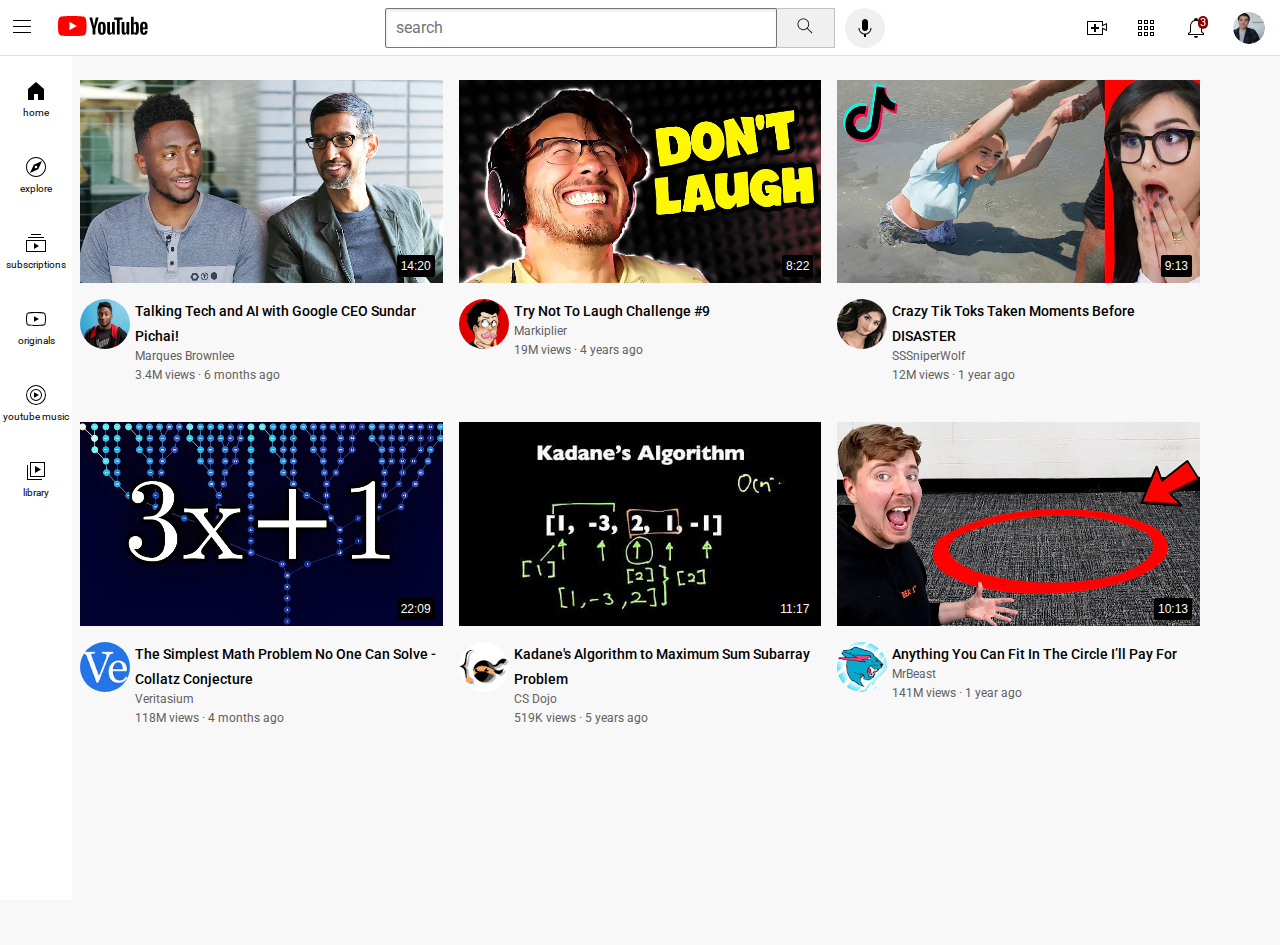
<file: index.html>
<!DOCTYPE html>
<html>
  <head>
    <title>youutube in the making</title>

    <link rel="preconnect" href="https://fonts.googleapis.com" />
    <link rel="preconnect" href="https://fonts.gstatic.com" crossorigin />
    <link
      href="https://fonts.googleapis.com/css2?family=Roboto:ital,wght@0,100..900;1,100..900&display=swap"
      rel="stylesheet"
    />
    <link rel="stylesheet" href="styles/video.css" />
    <link rel="stylesheet" href="styles/header.css" />
    <link rel="stylesheet" href="styles/general.css" />
    <link rel="stylesheet" href="styles/sidebar.css" />
  </head>
  <body>
    <div class="header">
      <div class="left-section">
        <img class="hamburger-menu" src="header icons/hamburger-menu.svg" />
        <img class="youtube-logo" src="header icons/youtube-logo.svg" />
      </div>
      <div class="middle-section">
        <input class="search-bar" type="search" placeholder="search" />
        <button class="search-button">
          <img class="search-icon" src="header icons/search.svg" />
          <div class="tooltip">Search</div>
        </button>
        <button class="voice-search-button">
          <img
            class="voice-search-icon"
            src="header icons/voice-search-icon.svg"
          />
          <div class="tooltip">Search with your voice</div>
        </button>
      </div>
      <div class="right-section">
        <div class="upload-icon-container">
          <img class="upload-icon" src="header icons/upload.svg" />
          <div class="tooltip">create</div>
        </div>
        <div class="youtube-apps-container">
          <img class="youtube-icon" src="header icons/youtube-apps.svg" />
          <div class="tooltip">Youtube apps</div>
        </div>

        <div class="notification-icon-container">
          <img class="notification-icon" src="header icons/notifications.svg" />
          <div class="notification-count">3</div>
          <div class="tooltip">notifications</div>
        </div>
        <img class="user-profile-icon" src="channel-pictures/my-channel.jpeg" />
      </div>
    </div>

    <div class="sidebar">
      <div class="sidebar-link">
        <img src="side bar/home.svg" />
        <div>home</div>
      </div>
      <div class="sidebar-link">
        <img src="side bar/explore.svg" />
        <div>explore</div>
      </div>
      <div class="sidebar-link">
        <img src="side bar/subscriptions.svg" />
        <div>subscriptions</div>
      </div>
      <div class="sidebar-link">
        <img src="side bar/originals.svg" />
        <div>originals</div>
      </div>
      <div class="sidebar-link">
        <img src="side bar/youtube-music.svg" />
        <div>youtube music</div>
      </div>
      <div class="sidebar-link">
        <img src="side bar/library.svg" />
        <div>library</div>
      </div>
    </div>

    <div class="video-grid">
      <div class="video-preview">
        <div class="thumbnail-row">
          <img
            class="thumbnails"
            src="thumbnails/thumbnails.webp/thumbnail-1.webp"
            alt="two men looking at each other"
          />
          <div class="video-time">14:20</div>
        </div>
        <div class="video-info-grid">
          <div class="channel-picture">
            <img
              class="profile-picture"
              src="channel-pictures/channel-1.jpeg"
            />
          </div>
          <div class="video-info">
            <p class="video-title">
              Talking Tech and AI with Google CEO Sundar Pichai!
            </p>
            <p class="video-author">Marques Brownlee</p>
            <p class="video-stats">3.4M views · 6 months ago</p>
          </div>
        </div>
      </div>
      <div class="video-preview">
        <div class="thumbnail-row">
          <img
            class="thumbnails"
            src="thumbnails/thumbnails.webp/thumbnail-2.webp"
            alt="two men looking at each other"
          />
          <div class="video-time">8:22</div>
        </div>
        <div class="video-info-grid">
          <div class="channel-picture">
            <img
              class="profile-picture"
              src="channel-pictures/channel-2.jpeg"
            />
          </div>
          <div class="video-info">
            <p class="video-title">Try Not To Laugh Challenge #9</p>
            <p class="video-author">Markiplier</p>
            <p class="video-stats">19M views · 4 years ago</p>
          </div>
        </div>
      </div>
      <div class="video-preview">
        <div class="thumbnail-row">
          <img
            class="thumbnails"
            src="thumbnails/thumbnails.webp/thumbnail-3.webp"
            alt="two men looking at each other"
          />
          <div class="video-time">9:13</div>
        </div>
        <div class="video-info-grid">
          <div class="channel-picture">
            <img
              class="profile-picture"
              src="channel-pictures/channel-3.jpeg"
            />
          </div>
          <div class="video-info">
            <p class="video-title">
              Crazy Tik Toks Taken Moments Before DISASTER
            </p>
            <p class="video-author">SSSniperWolf</p>
            <p class="video-stats">12M views · 1 year ago</p>
          </div>
        </div>
      </div>
      <div class="video-preview">
        <div class="thumbnail-row">
          <img
            class="thumbnails"
            src="thumbnails/thumbnails.webp/thumbnail-4.webp"
            alt="two men looking at each other"
          />
          <div class="video-time">22:09</div>
        </div>
        <div class="video-info-grid">
          <div class="channel-picture">
            <img
              class="profile-picture"
              src="channel-pictures/channel-4.jpeg"
            />
          </div>
          <div class="video-info">
            <p class="video-title">
              The Simplest Math Problem No One Can Solve - Collatz Conjecture
            </p>
            <p class="video-author">Veritasium</p>
            <p class="video-stats">118M views · 4 months ago</p>
          </div>
        </div>
      </div>

      <div class="video-preview">
        <div class="thumbnail-row">
          <img
            class="thumbnails"
            src="thumbnails/thumbnails.webp/thumbnail-5.webp"
            alt="two men looking at each other"
          />
          <div class="video-time">11:17</div>
        </div>
        <div class="video-info-grid">
          <div class="channel-picture">
            <img
              class="profile-picture"
              src="channel-pictures/channel-5.jpeg"
            />
          </div>
          <div class="video-info">
            <p class="video-title">
              Kadane's Algorithm to Maximum Sum Subarray Problem
            </p>
            <p class="video-author">CS Dojo</p>
            <p class="video-stats">519K views · 5 years ago</p>
          </div>
        </div>
      </div>
      <div class="video-preview">
        <div class="thumbnail-row">
          <img
            class="thumbnails"
            src="thumbnails/thumbnails.webp/thumbnail-6.webp"
            alt="two men looking at each other"
          />
          <div class="video-time">10:13</div>
        </div>
        <div class="video-info-grid">
          <div class="channel-picture">
            <img
              class="profile-picture"
              src="channel-pictures/channel-6.jpeg"
            />
          </div>
          <div class="video-info">
            <p class="video-title">
              Anything You Can Fit In The Circle I’ll Pay For
            </p>
            <p class="video-author">MrBeast</p>
            <p class="video-stats">141M views · 1 year ago</p>
          </div>
        </div>
      </div>
    </div>
  </body>
</html>
</file>
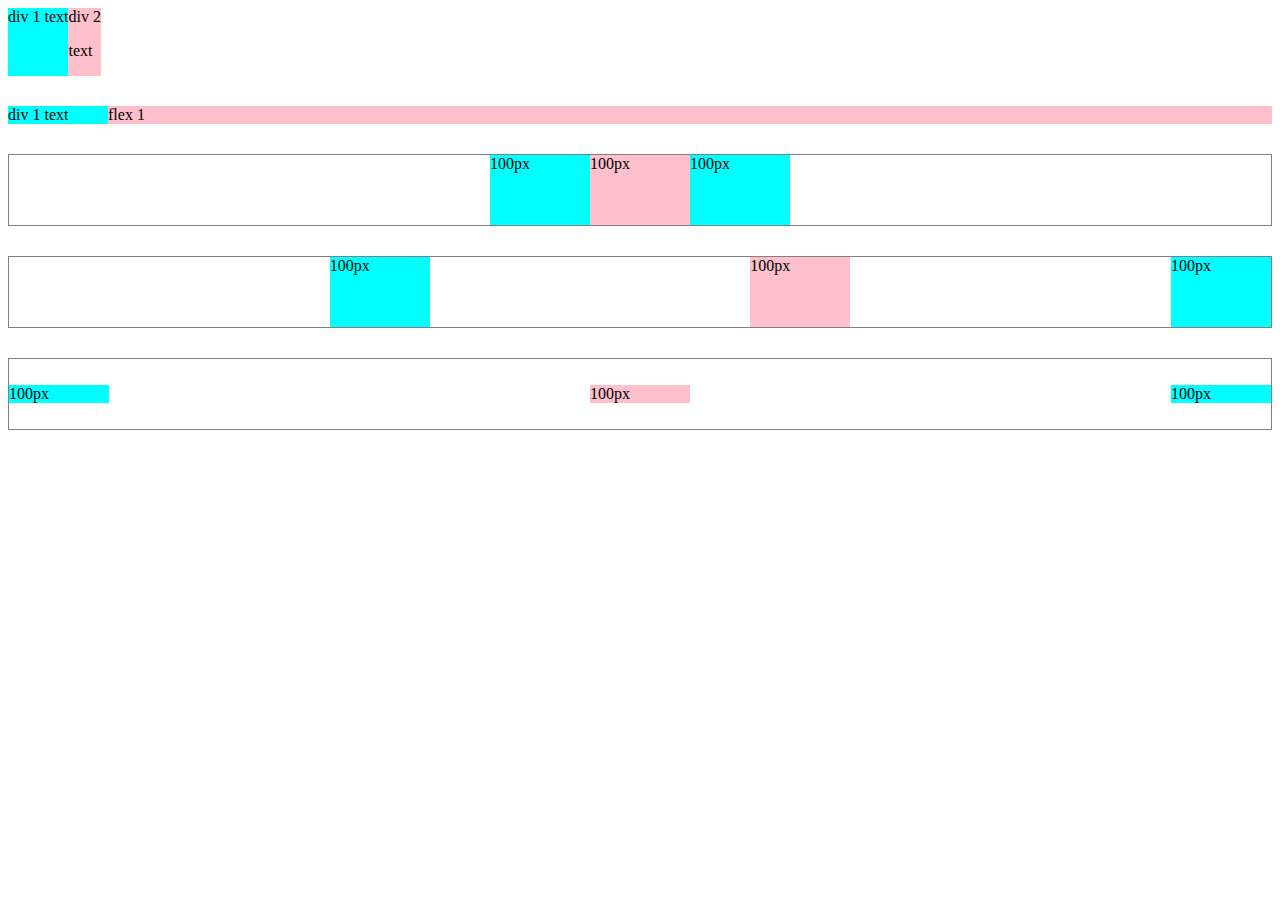
<file: flexbox.html>
<!DOCTYPE html>
<html>
  <head>
    <title>FLEXBOX PRATICE</title>
  </head>
  <body style="padding-bottom;: 300px">
    <div style="display: flex; flex-direction: row">
      <div style="background-color: aqua">div 1 text</div>
      <div style="background-color: pink">
        div 2
        <p>text</p>
      </div>
    </div>
    <div style="margin-top: 30px; display: flex; flex-direction: row">
      <div style="width: 100px; background-color: aqua">div 1 text</div>
      <div style="background-color: pink; flex: 1">flex 1</div>
    </div>
    <div
      style="
        height: 70px;
        border-width: 1px;
        border-style: solid;
        border-color: gray;
        margin-top: 30px;
        display: flex;
        flex-direction: row;
        justify-content: center;
      "
    >
      <div style="width: 100px; background-color: aqua">100px</div>
      <div style="background-color: pink; width: 100px">100px</div>
      <div style="width: 100px; background-color: aqua; width: 100px">
        100px
      </div>
    </div>
    <div
      style="
        height: 70px;
        border-width: 1px;
        border-style: solid;
        border-color: gray;
        margin-top: 30px;
        display: flex;
        flex-direction: row;
        justify-content: space-between;
      "
    >
      <div></div>
      <div style="width: 100px; background-color: aqua">100px</div>
      <div style="background-color: pink; width: 100px">100px</div>
      <div style="width: 100px; background-color: aqua; width: 100px">
        100px
      </div>
    </div>
    <div
      style="
        height: 70px;
        border-width: 1px;
        border-style: solid;
        border-color: gray;
        margin-top: 30px;
        display: flex;
        flex-direction: row;
        justify-content: space-between;
        align-items: center;
      "
    >
      <div style="width: 100px; background-color: aqua">100px</div>
      <div style="background-color: pink; width: 100px">100px</div>
      <div style="width: 100px; background-color: aqua; width: 100px">
        100px
      </div>
    </div>
  </body>
</html>
</file>
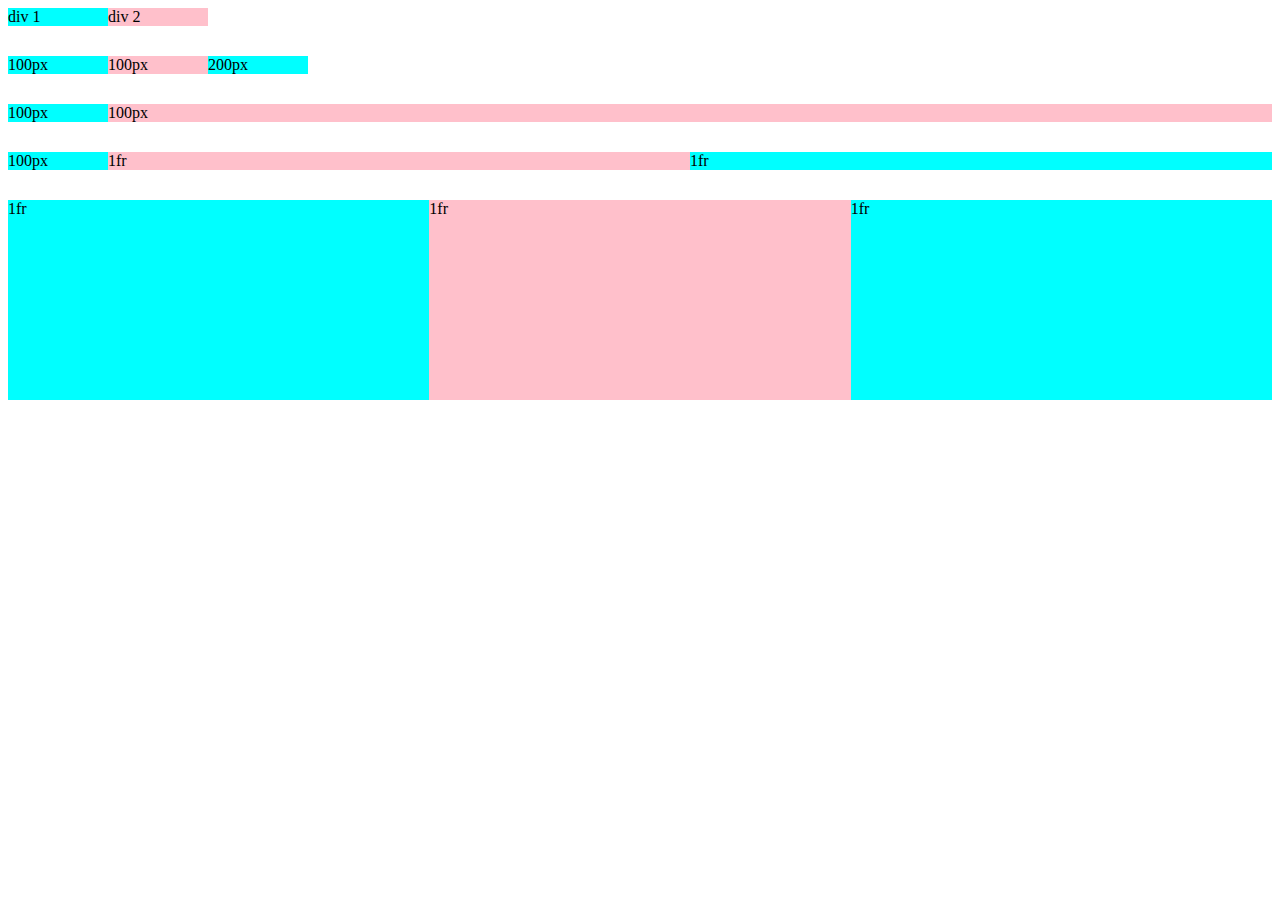
<file: grid.html>
<!DOCTYPE html>
<html>
  <head>
    <title>GRID LAYOUT</title>
  </head>
  <body style="padding-bottom: 200px">
    <div style="display: grid; grid-template-columns: 100px 100px">
      <div style="background-color: aqua">div 1</div>
      <div style="background-color: pink">div 2</div>
    </div>
    <div
      style="
        margin-top: 30px;
        display: grid;
        grid-template-columns: 100px 100px 100px;
      "
    >
      <div style="background-color: aqua">100px</div>
      <div style="background-color: pink">100px</div>
      <div style="background-color: aqua">200px</div>
    </div>

    <div
      style="margin-top: 30px; display: grid; grid-template-columns: 100px 1fr"
    >
      <div style="background-color: aqua">100px</div>
      <div style="background-color: pink">100px</div>
    </div>
    <div
      style="
        margin-top: 30px;
        display: grid;
        grid-template-columns: 100px 1fr 1fr;
      "
    >
      <div style="background-color: aqua">100px</div>
      <div style="background-color: pink">1fr</div>
      <div style="background-color: aqua">1fr</div>
    </div>

    <div
      style="
        margin-top: 30px;
        display: grid;
        grid-template-columns: 1fr 1fr 1fr;
      "
    >
      <div style="background-color: aqua; height: 200px">1fr</div>
      <div style="background-color: pink; height: 200px">1fr</div>
      <div style="background-color: aqua; height: 200px">1fr</div>
    </div>
  </body>
</html>
</file>
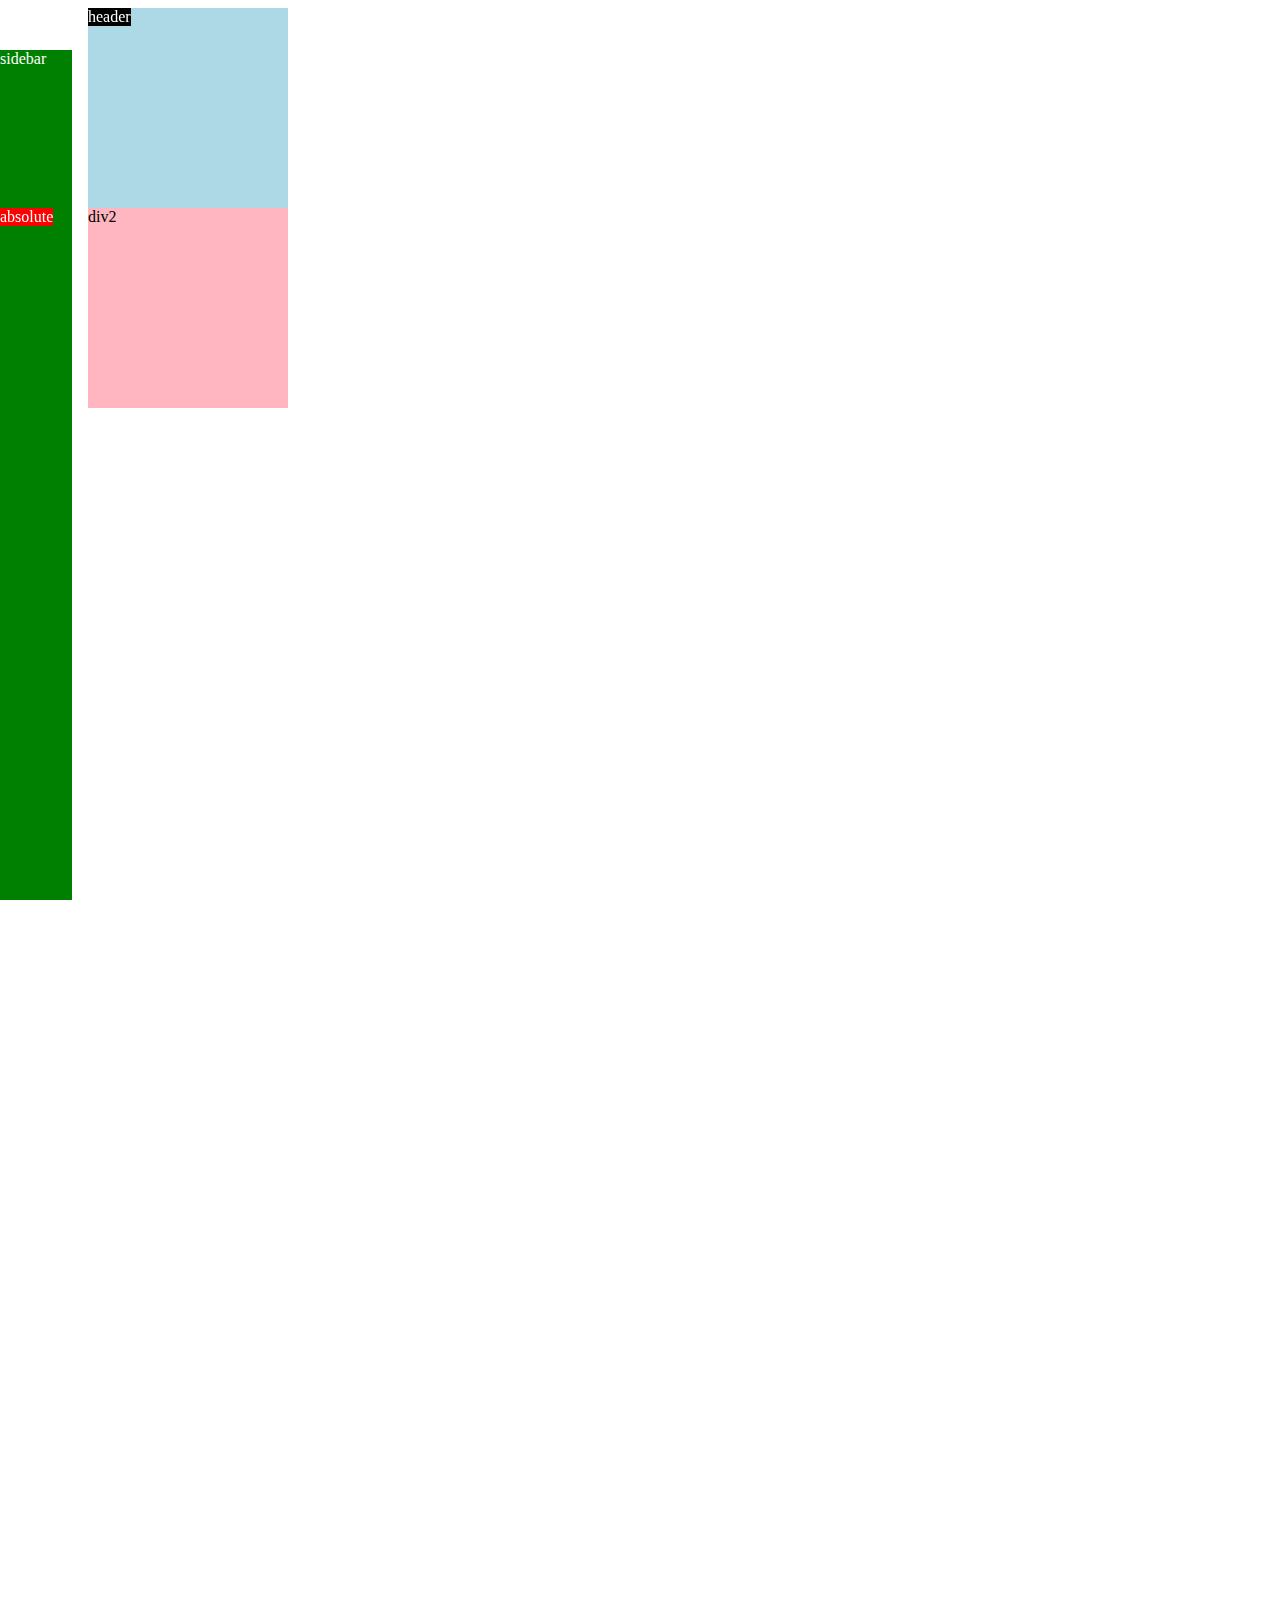
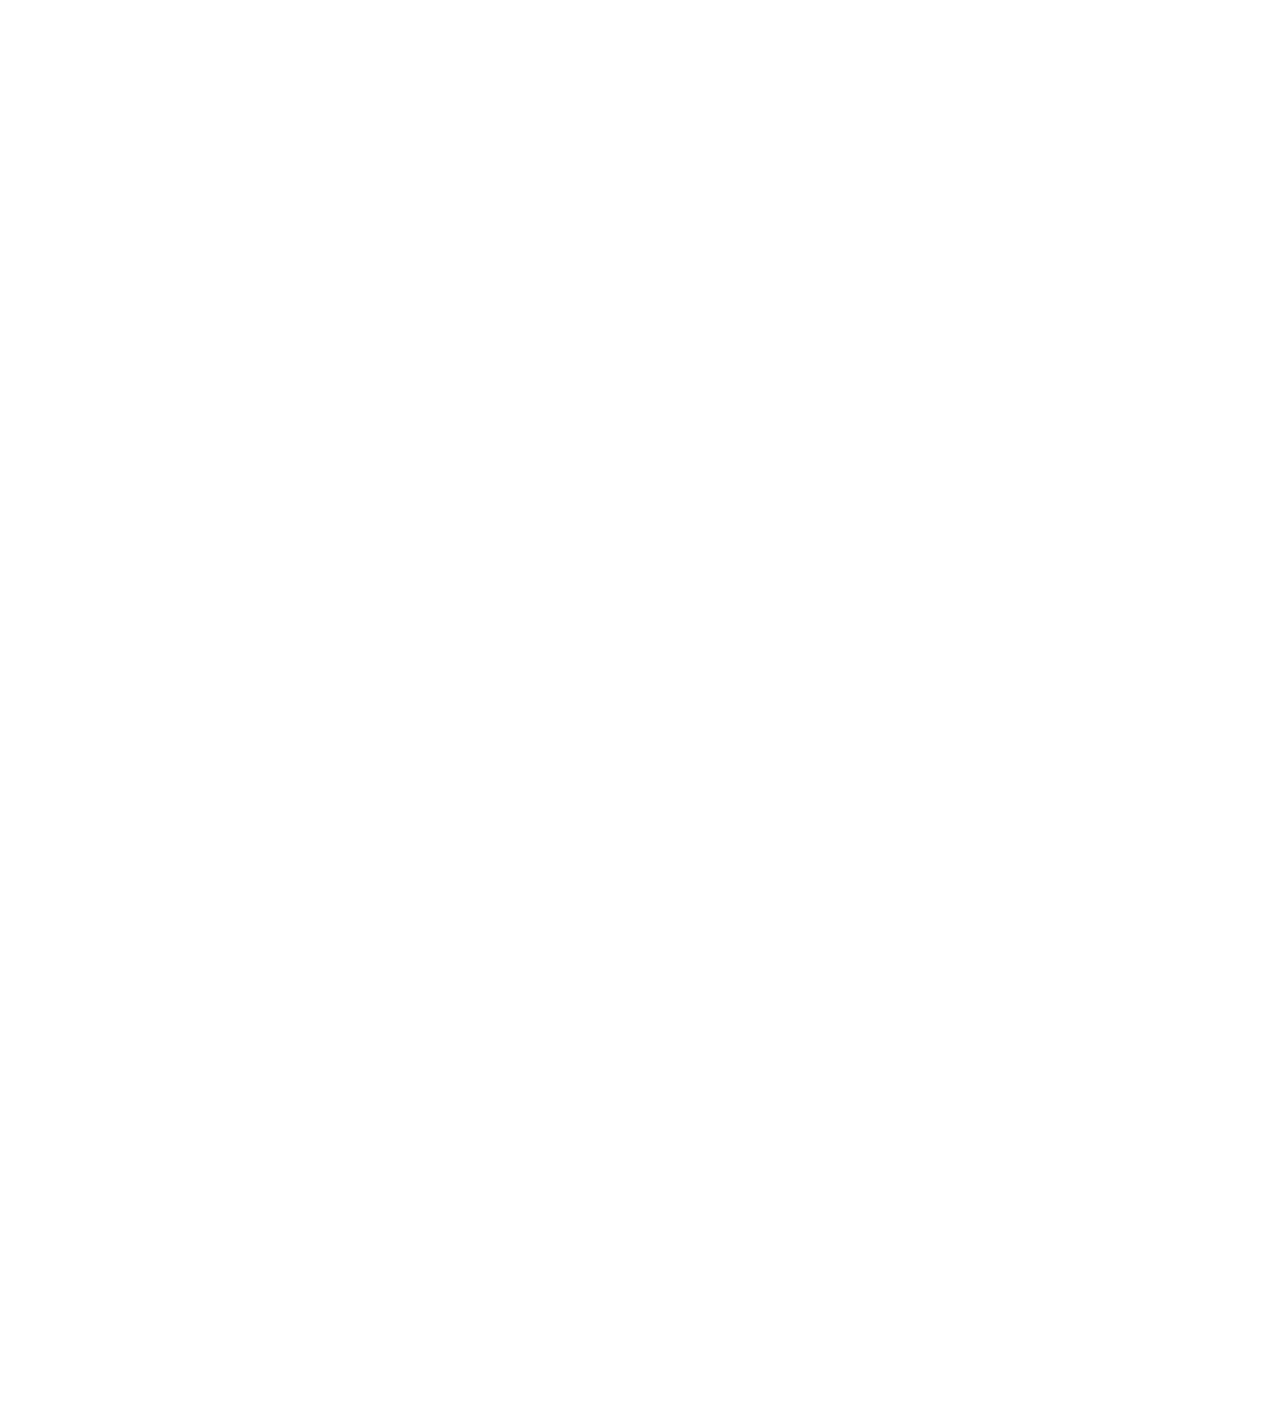
<file: position.html>
<!DOCTYPE html>
<html>
  <head>
    <title>POSITION PRATICE</title>
  </head>
  <body style="height: 3000px; padding-left: 80px">
    <div
      style="
        background-color: black;
        color: white;
        position: fixed;
        margin-bottom: 50px;
      "
    >
      header
    </div>

    <div
      style="
        background-color: lightblue;
        height: 200px;
        width: 200px;
        position: static;
      "
    >
      div1
    </div>

    <div
      style="background-color: green; color: white;
    position: fixed;
    left: 0;
    bottom: 0;
    top: 50px;
    width: 72px;>
    "
    >
      sidebar
    </div>
    <div
      style="position: absolute; background-color: red; color: white; left: 0"
    >
      absolute
    </div>

    <div style="background-color: lightpink; height: 200px; width: 200px">
      div2
    </div>
  </body>
</html>
</file>
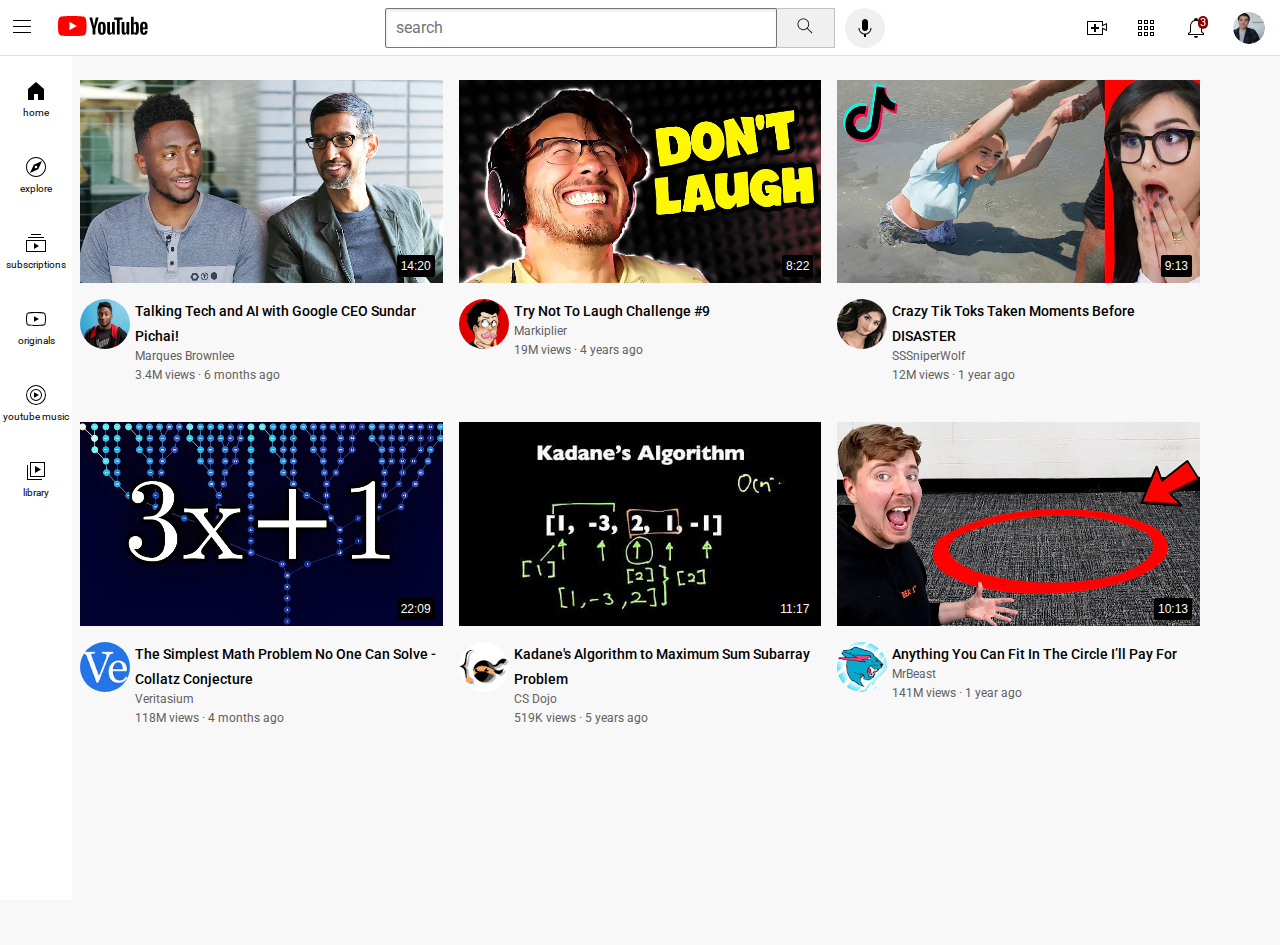
<file: youtube.html>
<!DOCTYPE html>
<html>
  <head>
    <title>youutube in the making</title>

    <link rel="preconnect" href="https://fonts.googleapis.com" />
    <link rel="preconnect" href="https://fonts.gstatic.com" crossorigin />
    <link
      href="https://fonts.googleapis.com/css2?family=Roboto:ital,wght@0,100..900;1,100..900&display=swap"
      rel="stylesheet"
    />
    <link rel="stylesheet" href="styles/video.css" />
    <link rel="stylesheet" href="styles/header.css" />
    <link rel="stylesheet" href="styles/general.css" />
    <link rel="stylesheet" href="styles/sidebar.css" />
  </head>
  <body>
    <div class="header">
      <div class="left-section">
        <img class="hamburger-menu" src="header icons/hamburger-menu.svg" />
        <img class="youtube-logo" src="header icons/youtube-logo.svg" />
      </div>
      <div class="middle-section">
        <input class="search-bar" type="search" placeholder="search" />
        <button class="search-button">
          <img class="search-icon" src="header icons/search.svg" />
          <div class="tooltip">Search</div>
        </button>
        <button class="voice-search-button">
          <img
            class="voice-search-icon"
            src="header icons/voice-search-icon.svg"
          />
          <div class="tooltip">Search with your voice</div>
        </button>
      </div>
      <div class="right-section">
        <div class="upload-icon-container">
          <img class="upload-icon" src="header icons/upload.svg" />
          <div class="tooltip">create</div>
        </div>
        <div class="youtube-apps-container">
          <img class="youtube-icon" src="header icons/youtube-apps.svg" />
          <div class="tooltip">Youtube apps</div>
        </div>

        <div class="notification-icon-container">
          <img class="notification-icon" src="header icons/notifications.svg" />
          <div class="notification-count">3</div>
          <div class="tooltip">notifications</div>
        </div>
        <img class="user-profile-icon" src="channel-pictures/my-channel.jpeg" />
      </div>
    </div>

    <div class="sidebar">
      <div class="sidebar-link">
        <img src="side bar/home.svg" />
        <div>home</div>
      </div>
      <div class="sidebar-link">
        <img src="side bar/explore.svg" />
        <div>explore</div>
      </div>
      <div class="sidebar-link">
        <img src="side bar/subscriptions.svg" />
        <div>subscriptions</div>
      </div>
      <div class="sidebar-link">
        <img src="side bar/originals.svg" />
        <div>originals</div>
      </div>
      <div class="sidebar-link">
        <img src="side bar/youtube-music.svg" />
        <div>youtube music</div>
      </div>
      <div class="sidebar-link">
        <img src="side bar/library.svg" />
        <div>library</div>
      </div>
    </div>

    <div class="video-grid">
      <div class="video-preview">
        <div class="thumbnail-row">
          <img
            class="thumbnails"
            src="thumbnails/thumbnails.webp/thumbnail-1.webp"
            alt="two men looking at each other"
          />
          <div class="video-time">14:20</div>
        </div>
        <div class="video-info-grid">
          <div class="channel-picture">
            <img
              class="profile-picture"
              src="channel-pictures/channel-1.jpeg"
            />
          </div>
          <div class="video-info">
            <p class="video-title">
              Talking Tech and AI with Google CEO Sundar Pichai!
            </p>
            <p class="video-author">Marques Brownlee</p>
            <p class="video-stats">3.4M views · 6 months ago</p>
          </div>
        </div>
      </div>
      <div class="video-preview">
        <div class="thumbnail-row">
          <img
            class="thumbnails"
            src="thumbnails/thumbnails.webp/thumbnail-2.webp"
            alt="two men looking at each other"
          />
          <div class="video-time">8:22</div>
        </div>
        <div class="video-info-grid">
          <div class="channel-picture">
            <img
              class="profile-picture"
              src="channel-pictures/channel-2.jpeg"
            />
          </div>
          <div class="video-info">
            <p class="video-title">Try Not To Laugh Challenge #9</p>
            <p class="video-author">Markiplier</p>
            <p class="video-stats">19M views · 4 years ago</p>
          </div>
        </div>
      </div>
      <div class="video-preview">
        <div class="thumbnail-row">
          <img
            class="thumbnails"
            src="thumbnails/thumbnails.webp/thumbnail-3.webp"
            alt="two men looking at each other"
          />
          <div class="video-time">9:13</div>
        </div>
        <div class="video-info-grid">
          <div class="channel-picture">
            <img
              class="profile-picture"
              src="channel-pictures/channel-3.jpeg"
            />
          </div>
          <div class="video-info">
            <p class="video-title">
              Crazy Tik Toks Taken Moments Before DISASTER
            </p>
            <p class="video-author">SSSniperWolf</p>
            <p class="video-stats">12M views · 1 year ago</p>
          </div>
        </div>
      </div>
      <div class="video-preview">
        <div class="thumbnail-row">
          <img
            class="thumbnails"
            src="thumbnails/thumbnails.webp/thumbnail-4.webp"
            alt="two men looking at each other"
          />
          <div class="video-time">22:09</div>
        </div>
        <div class="video-info-grid">
          <div class="channel-picture">
            <img
              class="profile-picture"
              src="channel-pictures/channel-4.jpeg"
            />
          </div>
          <div class="video-info">
            <p class="video-title">
              The Simplest Math Problem No One Can Solve - Collatz Conjecture
            </p>
            <p class="video-author">Veritasium</p>
            <p class="video-stats">118M views · 4 months ago</p>
          </div>
        </div>
      </div>

      <div class="video-preview">
        <div class="thumbnail-row">
          <img
            class="thumbnails"
            src="thumbnails/thumbnails.webp/thumbnail-5.webp"
            alt="two men looking at each other"
          />
          <div class="video-time">11:17</div>
        </div>
        <div class="video-info-grid">
          <div class="channel-picture">
            <img
              class="profile-picture"
              src="channel-pictures/channel-5.jpeg"
            />
          </div>
          <div class="video-info">
            <p class="video-title">
              Kadane's Algorithm to Maximum Sum Subarray Problem
            </p>
            <p class="video-author">CS Dojo</p>
            <p class="video-stats">519K views · 5 years ago</p>
          </div>
        </div>
      </div>
      <div class="video-preview">
        <div class="thumbnail-row">
          <img
            class="thumbnails"
            src="thumbnails/thumbnails.webp/thumbnail-6.webp"
            alt="two men looking at each other"
          />
          <div class="video-time">10:13</div>
        </div>
        <div class="video-info-grid">
          <div class="channel-picture">
            <img
              class="profile-picture"
              src="channel-pictures/channel-6.jpeg"
            />
          </div>
          <div class="video-info">
            <p class="video-title">
              Anything You Can Fit In The Circle I’ll Pay For
            </p>
            <p class="video-author">MrBeast</p>
            <p class="video-stats">141M views · 1 year ago</p>
          </div>
        </div>
      </div>
    </div>
  </body>
</html>
</file>
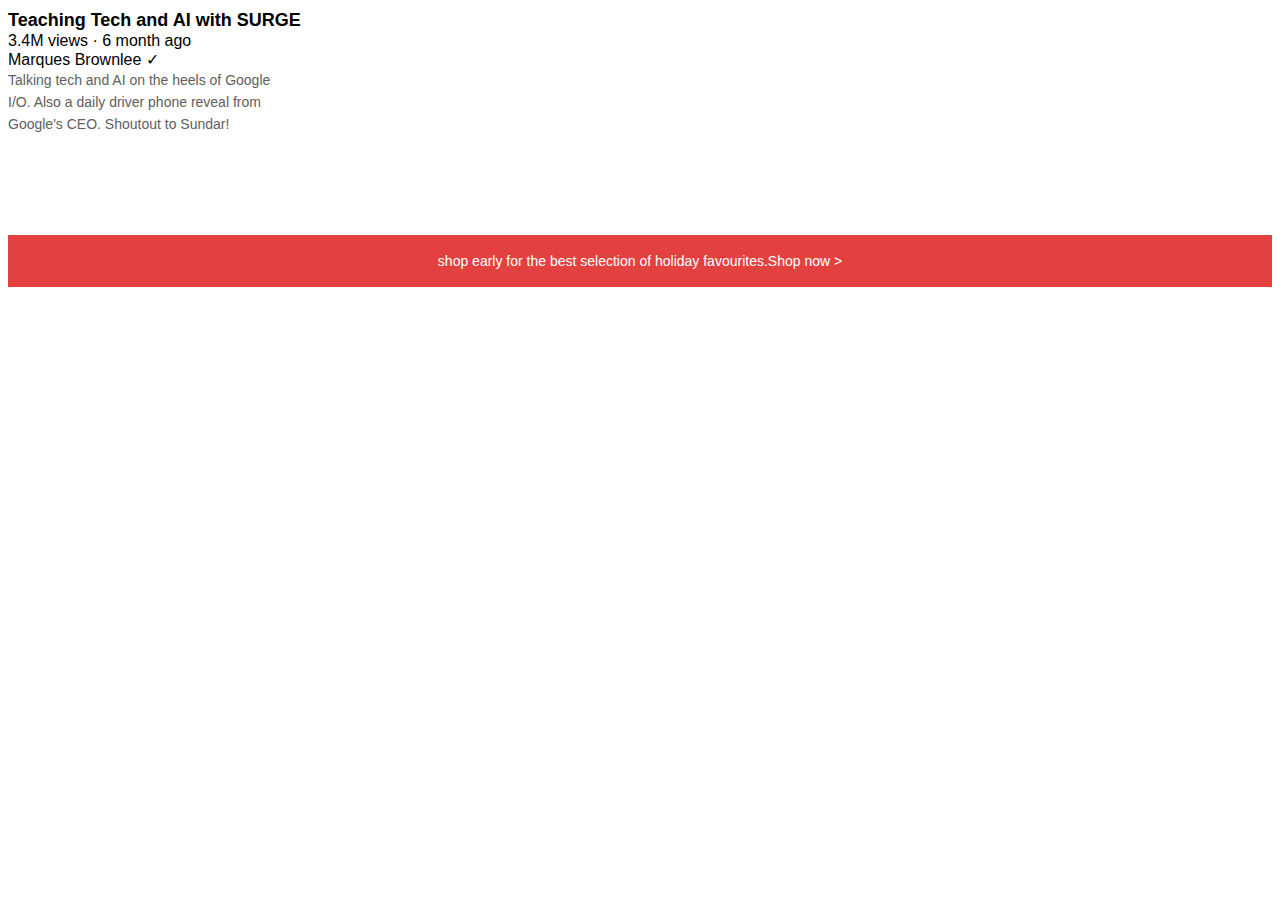
<file: intro-2.html/text.html>
<!DOCTYPE html>
<html>
  <head>
    <title>TEXT PRATICE</title>
    <link rel="stylesheet" href="text.css" />
  </head>
  <body>
    <p class="Videotitle">Teaching Tech and AI with SURGE</p>
    <p class="video-stats">3.4M views &#183; 6 month ago</p>
    <p class="video-author">Marques Brownlee &#10003;</p>
    <p class="Video-description">
      Talking tech and AI on the heels of Google I/O. Also a daily driver phone
      reveal from Google's CEO. Shoutout to Sundar!
    </p>
    <p class="Apple-text">
      shop early for the best selection of holiday favourites.<span
        class="span-example"
        >Shop now &gt;</span
      >
    </p>
  </body>
</html>
</file>
<file: styles/video.css>
.thumbnails {
        width: 100%;
      }
   
      .video-title {
        margin-top: 0;
        font-size: 14px;
        font-weight: 500;
        line-height: 25px;
        margin-left: 5px;
      }
      .video-info-grid {
        display: grid;
        grid-template-columns: 50px 1fr;
        height: 100%;
      }

      .profile-picture {
        width: 50px;
        border-radius: 50px;
      }
      .thumbnail-row {
        margin-bottom: 12px;
        position: relative;
      }

      .video-author,
      .video-stats {
        font-size: 12px;
        color: rgb(96, 96, 96);
        margin: 0;
        margin-left: 5px;
      }
      .video-stats {
        margin-top: 5px;
      }
      .video-grid {
        display: grid;
        grid-template-columns: repeat(auto-fill, minmax(300px, 1fr));
        column-gap: 16px;
        row-gap: 40px;
      } 
   .video-time {
    font-family: arial;
    font-size: 12px;
    font-weight: 500;
    padding-left: 4px;
    padding-right: 4px; 
    padding-top: 4px;
    padding-bottom: 4px;
    border-radius: 2px;
    background-color: black;
    color: white;
    position: absolute;
    bottom: 10px;
    right: 8px;
}
</file>
<file: styles/header.css>
.header {
    height: 55px;

    display: flex;
    flex-direction: row;
    justify-content: space-between ;

    position: fixed;
    top: 0;
    left: 0;
    right: 0;
    z-index: 100;
    background-color: white;
    border-bottom-width: 1px;
    border-bottom-style: solid;
    border-bottom-color: rgb(222, 222, 222);
}
 
.left-section {
    width: 150px;
    margin-right: 70px;
    align-items: center;
}

.right-section {
    width: 180px;
    margin-left: 35px;
    display: flex;
    align-items: center;
    justify-content: space-between;
      margin-right: 15px;
      flex-shrink: 0;
}

.middle-section {
    flex: 1;
    max-width: 500px;
    display: flex;
    align-items: center;
}
.hamburger-menu{
    height: 24px;
    margin-right: 20px;
    margin-left: 10px;
    margin-top: 15px;
}
.youtube-logo {
    height: 20px;
    margin-bottom: 3px;
}
.search-button {
    height: 40px;
    width: 60px;
    background-color: rgb(240, 240, 240);
    border-width: 1px;
    border-style: solid;
    border-color: rgb(192, 192, 192);
    margin-right: 10px;

     
}


.voice-search-button,
    .search-bar, 
    .upload-icon-container,
    .notification-icon-container,
    .youtube-apps-container {
    display: flex;
    justify-content: center;
    align-items: center;
    position: relative;
}

.search-button .tooltip,
.voice-search-button .tooltip,
.upload-icon-container .tooltip,
.notification-icon-container .tooltip,
.youtube-apps-container .tooltip {
    position: absolute;
    background-color: gray;
    color: white;
    padding-top: 4px;
    padding-left: 8px;
    padding-bottom: 4px;
    padding-right: 8px;
    border-radius: 2px;
    font-size: 12px;
    bottom: -30px;
    opacity: 0;
    transition: opacity 0.15s;
    pointer-events: none;
    white-space: nowrap;
    font-family: roboto, arial;
}

.search-button:hover .tooltip,
.voice-search-button:hover .tooltip,
.upload-icon-container:hover .tooltip,
.notification-icon-container:hover .tooltip,
.youtube-apps-container:hover .tooltip {
    opacity: 1;
}


.voice-search-button {
    height: 40px;
    width: 40px;
    border-radius: 50px;
    border: none;
    background-color: rgb(240, 240, 240);
}
.search-bar {
    flex: 1;
    height: 40px !important;
    padding-left: 10px;
    font-size: 16px;
    border-width: .5px;
    border-style: solid;
    border-radius: 2px;
    box-shadow: inset 1px 2px 3px rgba(0, 0, 0, 0.10);
    margin-right: -2px;
    border-color: rgb(192, 192, 192,) !important;
    width: 0;
    
}
.search-bar::placeholder {
    font-family: roboto, arial;
    font-size: 16px;
}
.search-icon {
    height: 20px;
}
.voice-search-icon{
    height: 24px;
}

.upload-icon {
    height: 24px;
}
.youtube-icon {
    height: 24px;
}
.notification-icon {
    height: 24px;
}
.notification-icon-container {
    position: relative;
}
.notification-count {
    position: absolute;
    top: 0;
    right: 0;
    background-color: rgb(141, 0, 0);
    color: white;
    font-family: roboto, arial;
    font-size: 11px;
    padding-left: 4px;
    padding-right: 4px;
    padding-left: 2px;
     padding-right: 2px;
    border-radius: 10px;
}
.user-profile-icon {
    height: 32px;
    border-radius: 16px;
}
</file>
<file: styles/general.css>
p {
        font-family: roboto, arial;
        margin-top: 10px;
        margin-bottom: 0px;
      }
      body {
        margin: 0;
        padding: 80px;
        background-color: rgb(248, 248, 248);
      }
</file>
<file: styles/sidebar.css>
.sidebar {
    position: fixed;
    left: 0px;
    bottom: 0px;
    top: 55px;
    background-color: white;
    width: 72px;   
    z-index: 200px;
    padding-top: 5px;
}

.sidebar-link {
    height: 76px;
    display: flex;
    justify-content: center;
    align-items: center;
    flex-direction: column;
    cursor: pointer;
}

.sidebar-link:hover {
    background-color: rgb(242, 242, 242);
}

.sidebar-link img {
height: 24px;
margin-bottom: 4px;
}

.sidebar-link div {
    font-family: roboto, arial;
    font-size: 9.5px;
}
</file>
<file: intro-2.html/text.css>
p {
        font-family: arial;
        margin-top: 0;
        margin-bottom: 0;
      }

      .Videotitle {
        font-size: 18px;
        font-weight: bold;
        line-height: 24px;
        margin-bottom: 0px;
      }

      .Video-stats {
        font-size: 14px;
        color: rgb(96, 96, 96);
        margin: 10px;
      }
      .Video-author {
        font-size: 14px;
        color: rgb(96, 96, 96);
        margin: 10px;
      }
      .Video-description {
        font-size: 14px;
        color: rgb(96, 96, 96);
        width: 280px;
        line-height: 22px;
        margin-bottom: 100px;
      }
      .Apple-text {
        margin-bottom: 50px;
        font-size: 14px;
        background-color: rgb(227, 65, 64);
        color: white;
        text-align: center;
        padding-top: 18px;
        padding-bottom: 18px;
      }
      .span-example:hover {
        text-decoration: underline;
        cursor: pointer;
      }
</file>
